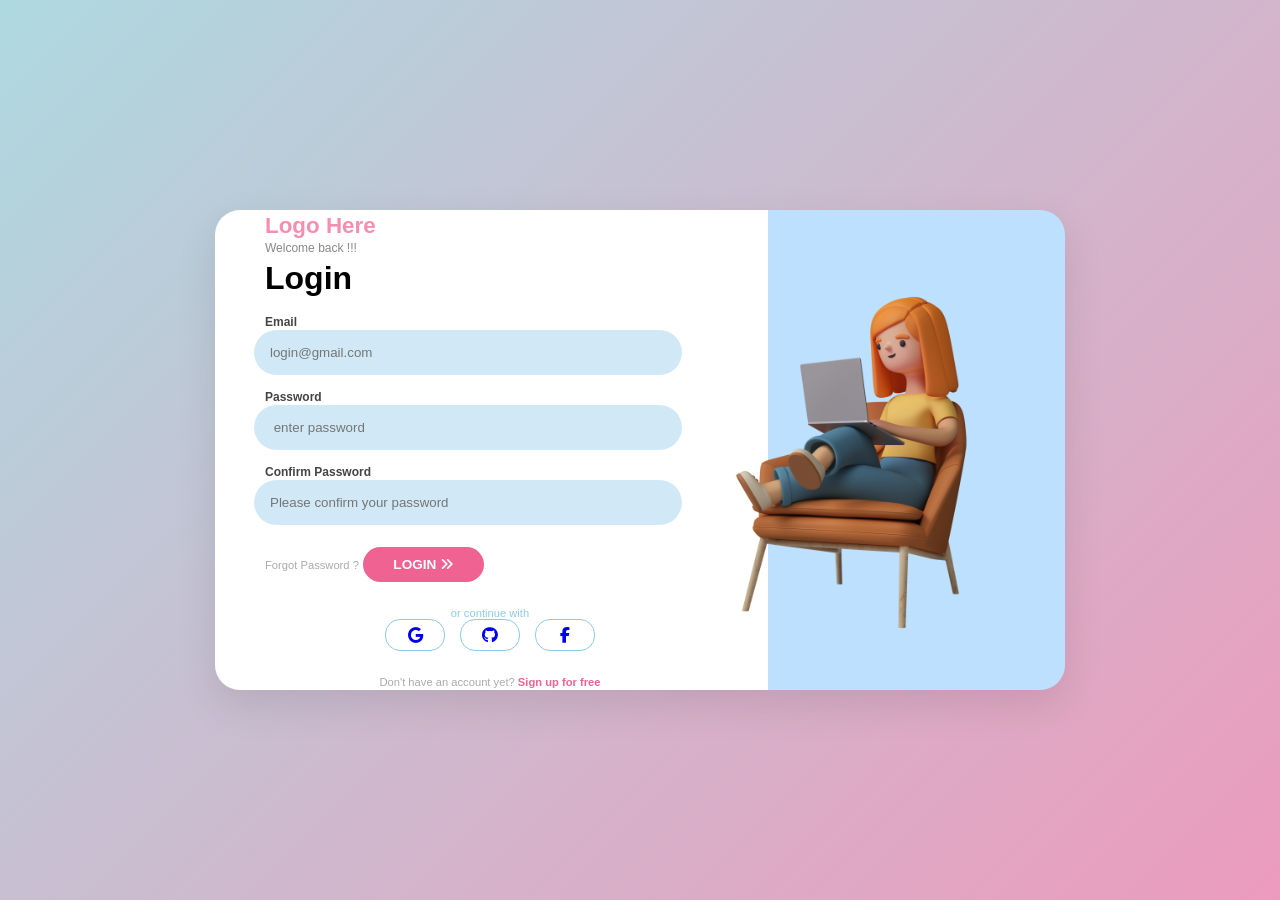
<file: index.html>
<!DOCTYPE html>
<html lang="en">
<head>
    <meta charset="UTF-8">
    <meta name="viewport" content="width=device-width, initial-scale=1.0">
    <title>Login Page</title>
    <link rel="stylesheet" href="styles3.css">

    <link rel="stylesheet" href="https://cdnjs.cloudflare.com/ajax/libs/font-awesome/6.5.1/css/all.min.css">
</head>
<body>
    <main class="login-card">
        <div class="form-container">
            <h1 class="logo-text">Logo Here</h1>
            <p class="welcome-msg">Welcome back !!!</p>
            <h2 class="login-title">Login</h2>

            <form id="loginForm">
    <div class="input-group">
        <label>Email</label>
        <input type="email" id="email" placeholder="login@gmail.com" required>
    </div>

    <div class="input-group">
        <label>Password</label>
        <div class="password-wrapper">
            <input type="password" id="password-field" placeholder=" enter password " required>
        </div>
        <p id="password-error" style="color: #ff4d4d; font-size: 0.8rem; margin-top: 5px; display: none;"></p>
    </div>
<div class="input-group"> <label>Confirm Password</label>
    <div class="password-wrapper">
        <input type="password" id="confirm-password" placeholder="Please confirm your password" required>
    </div>
</div>
    <a href="#" class="forgot-link">Forgot Password ?</a>

    <button type="submit" class="login-btn">
        LOGIN <i class="fa-solid fa-angles-right"></i>
    </button>
</form>

            <div class="social-divider">
                <span>or continue with</span>
                <div class="social-icons">
                    <a href="#"><i class="fa-brands fa-google"></i></a>
                    <a href="#"><i class="fa-brands fa-github"></i></a>
                    <a href="#"><i class="fa-brands fa-facebook-f"></i></a>
                </div>
            </div>

            <p class="signup-text">Don't have an account yet? <a href="#">Sign up for free</a></p>
        </div>

        <div class="image-container">
            <img src="2.png" alt="Illustration">
        </div>
    </main>
<script src="loginjava.js"></script>
</body>
</html>
</file>
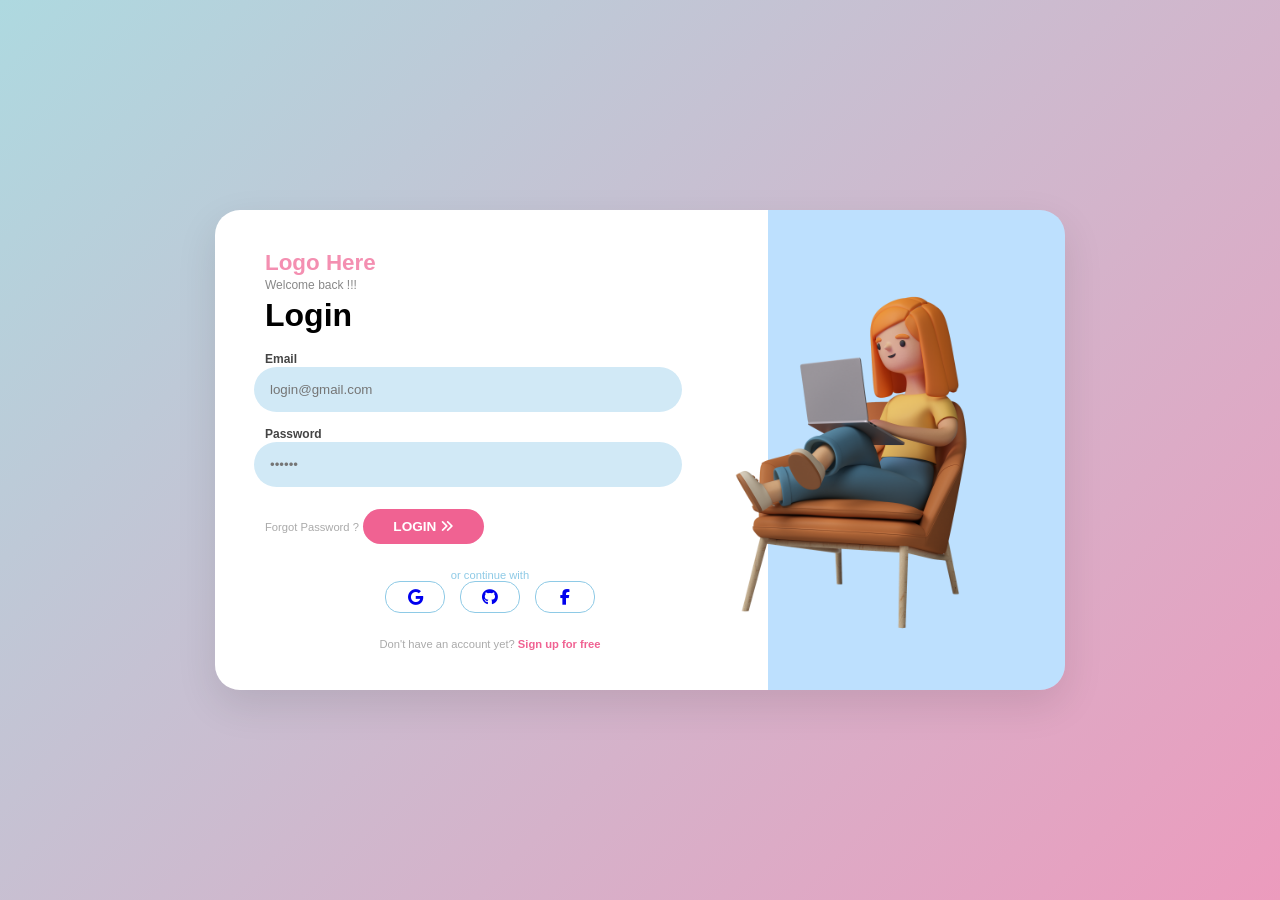
<file: task3.html>
<!DOCTYPE html>
<html lang="en">
<head>
    <meta charset="UTF-8">
    <meta name="viewport" content="width=device-width, initial-scale=1.0">
    <title>Login Page</title>
    <link rel="stylesheet" href="styles3.css">
    <link rel="stylesheet" href="https://cdnjs.cloudflare.com/ajax/libs/font-awesome/6.5.1/css/all.min.css">
</head>
<body>
    <main class="login-card">
        <div class="form-container">
            <h1 class="logo-text">Logo Here</h1>
            <p class="welcome-msg">Welcome back !!!</p>
            <h2 class="login-title">Login</h2>

            <form>
                <div class="input-group">
                    <label>Email</label>
                    <input type="email" placeholder="login@gmail.com">
                </div>

                <div class="input-group">
                    <label>Password</label>
                <div class="input-group">
    <div class="password-wrapper">
        <input type="password" id="password-field" placeholder="••••••">
    </div>
</div>
                </div>

                <a href="#" class="forgot-link">Forgot Password ?</a>

                <button type="submit" class="login-btn">
                    LOGIN <i class="fa-solid fa-angles-right"></i>
                </button>
            </form>

            <div class="social-divider">
                <span>or continue with</span>
                <div class="social-icons">
                    <a href="#"><i class="fa-brands fa-google"></i></a>
                    <a href="#"><i class="fa-brands fa-github"></i></a>
                    <a href="#"><i class="fa-brands fa-facebook-f"></i></a>
                </div>
            </div>

            <p class="signup-text">Don't have an account yet? <a href="#">Sign up for free</a></p>
        </div>

        <div class="image-container">
            <img src="2.png" alt="Illustration">
        </div>
    </main>
</body>
</html>
</file>
<file: styles3.css>
* {
    margin: 0;
    padding: 0;
    box-sizing: border-box;
    font-family: 'Segoe UI', Tahoma, sans-serif;
}

body {
    background: linear-gradient(135deg, #aed9e0 0%, #ec9bbd 100%);
    height: 100vh;
    display: flex;
    justify-content: center;
    align-items: center;
}

.login-card {
    background: white;
    /* Adjusted gradient to 65% to pull the blue section closer to the center */
    background: linear-gradient(to right, white 65%, #bde0fe 65%); 
    width: 850px; /* Slightly reduced width to feel more compact */
    height: 480px; 
    display: flex;
    border-radius: 25px;
    box-shadow: 0 15px 40px rgba(0,0,0,0.1);
    overflow: hidden; /* Changed to hidden to clip the blue background at the corners */
}

/* Form Section */
.form-container {
    flex: 1.5; /* Takes more space to push the blue divider to the right */
    padding: 40px 50px;
    display: flex;
    flex-direction: column;
    justify-content: center;
}

.logo-text { color: #f48fb1; font-size: 1.4rem; font-weight: bold; margin-bottom: 2px; }
.welcome-msg { color: #888; font-size: 0.75rem; margin-bottom: 5px; }
.login-title { font-size: 2rem; margin-bottom: 15px; font-weight: 700; }

/* Input Groups */
.input-group { margin-bottom: 12px; width: 100%; }

.label-row {
    display: flex;
    justify-content: space-between;
    align-items: center;
    margin-bottom: 4px;
}

.input-group label { font-size: 0.75rem; color: #444; font-weight: 600; }
.forgot-link { font-size: 0.7rem; color: #aaa; text-decoration: none; }

.input-group input {
    width: 95%;
    padding: 15px 16px;
    background-color: #d1e9f6; 
    border: none;
    border-radius: 25px;
    outline: none;
    margin-left: -11px;
}

/* Button & Socials */
.login-btn {
    background-color: #f06292;
    color: white;
    border: none;
    padding: 10px 30px;
    border-radius: 20px;
    font-weight: bold;
    cursor: pointer;
    width: fit-content;
    margin: 10px 0;
    font-size: 0.85rem;
}

.social-divider { text-align: center; font-size: 0.7rem; color: #8ecae6; margin: 15px 0 10px 0; }

.social-icons {
    display: flex;
    justify-content: center;
    gap: 15px;
}

.social-icons a {
    width: 60px;
    height: 32px;
    border: 1px solid #8ecae6;
    border-radius: 15px;
    display: flex;
    justify-content: center;
    align-items: center;
    text-decoration: none;
    font-size: 1rem;
}

/* Fixed Image Section */
.image-container {
    flex: 1; /* Smaller flex value to shrink the blue area */
    display: flex;
    align-items: flex-end; 
    justify-content: center;
    background-color: transparent; /* Background color is handled by the card gradient */
}

.image-container img {
    width: 100%;
    height: 100%;
    object-fit: cover; /* Ensures the image fills the container without empty edges */
    object-position: bottom left; /* Pins the character to the bottom left of its box */
}

.signup-text { margin-top: 15px; font-size: 0.7rem; text-align: center; color: #aaa; }
.signup-text a { color: #f06292; text-decoration: none; font-weight: bold; }
/* Image Side */
.image-container {
    flex: 1;
    display: flex;
    justify-content: center;
    align-items: center;
}

.image-container img {
    width: 140%;
    max-width: 440px; /* Reduced max-width to keep container short */
    height: auto;     /* Removed fixed height of 571px */
    display: block;
    margin-right: 101px;
}

/* Mobile Responsiveness */
/* Mobile Responsiveness - Fixed to show image */
@media (max-width: 768px) {
    .login-card {
        flex-direction: row; /* Forces side-by-side layout */
        width: 98%;          /* Uses full screen width */
        height: auto;        /* Let height adjust to content */
        padding: 15px;
        background: linear-gradient(to right, white 55%, #bde0fe 55%);
        align-items: center;
        overflow: hidden;
    }

    .form-container {
        flex: 1.5;           /* Gives form more room */
        padding: 10px;
        z-index: 2;
    }

    .image-container {
        flex: 1;             /* Keeps image section smaller */
        display: flex;
        justify-content: flex-end;
        align-items: center;
    }

    .image-container img {
        width: 164%;         /* Scales image up to overlap slightly */
        max-width: none;     /* Removes the desktop restriction */
        margin-right: -20px; /* Pulls image toward the right edge */
        height: 358px;
    }

    /* Shrink text for mobile to save horizontal space */
    .login-title { font-size: 1.5rem; }
    .logo-text { font-size: 1.2rem; }
    .input-group label, .forgot-link { font-size: 0.65rem; }
    
    .social-icons a {
        width: 40px;
        height: 25px;
    }
}
</file>
